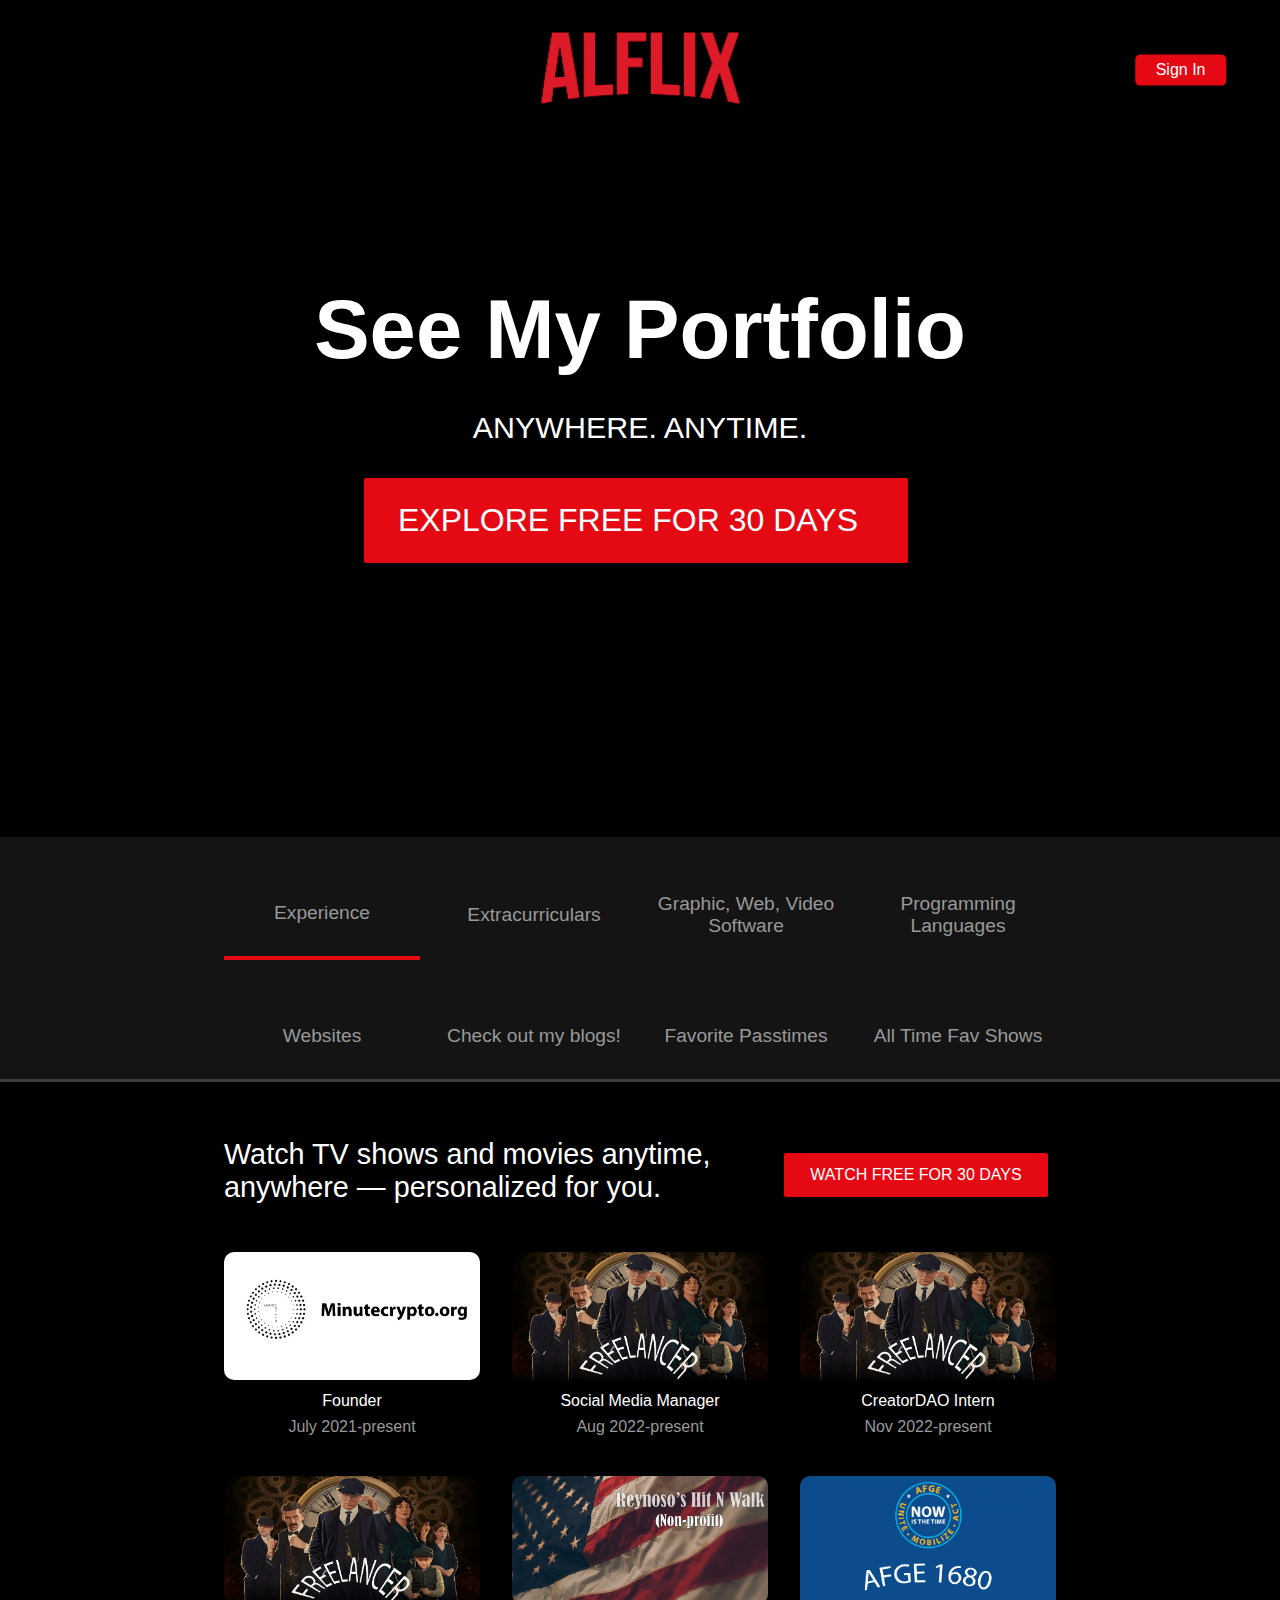
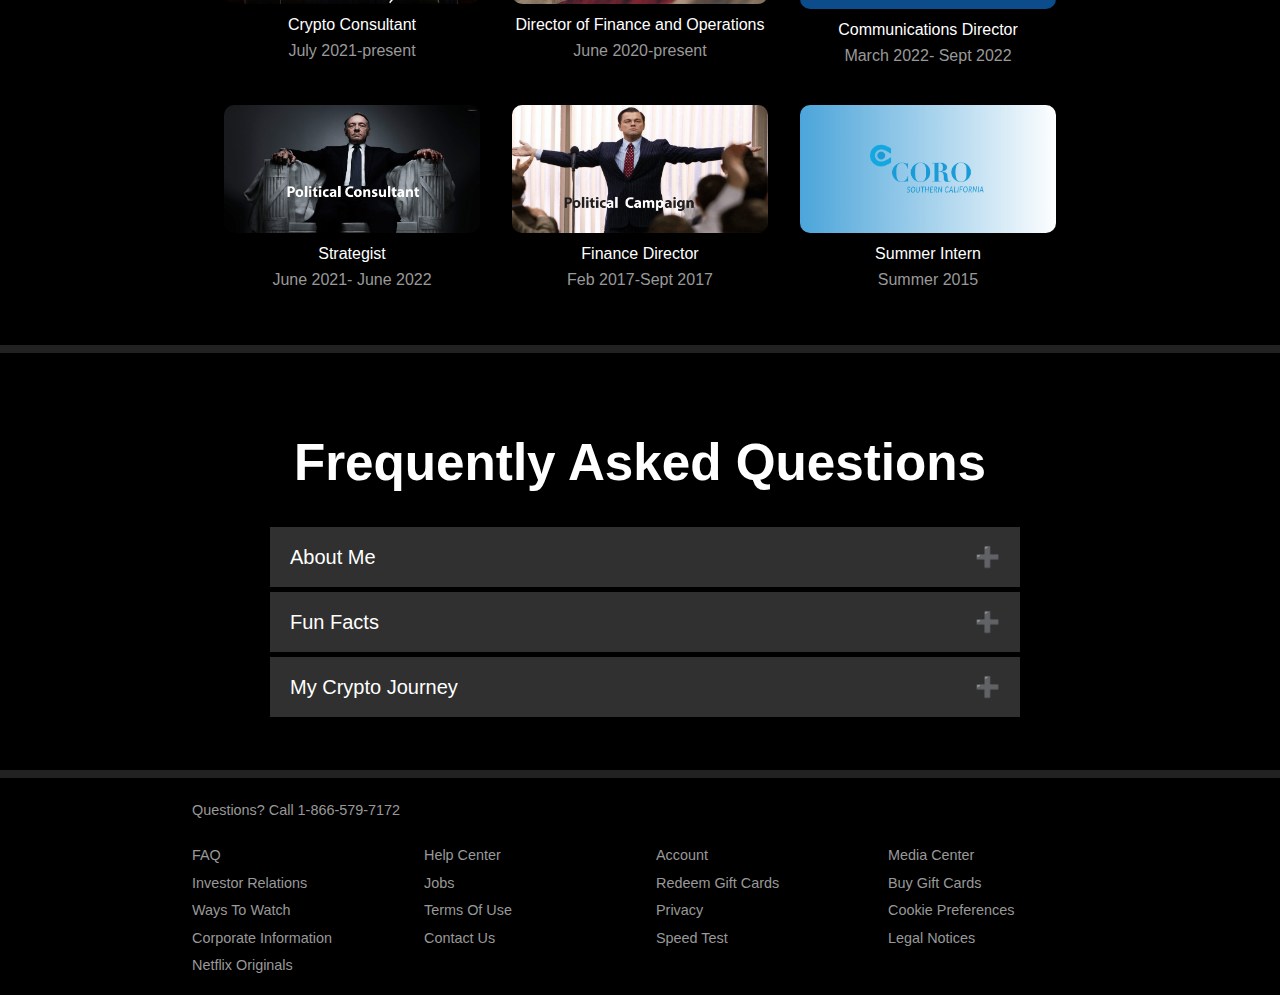
<file: index.html>
<!DOCTYPE html>
<html lang="en">

<head>
    <meta charset="UTF-8">
    <meta name="viewport" content="width=device-width, initial-scale=1.0">
    <link rel="stylesheet" href="style.css">

    <title>Alflix</title>
</head>

<!--<audio controls autoplay loop>
    <source src="images/Batman v Superman Official Soundtrack _ The Red Capes Are Coming _ WaterTower.wav"
        type="audio/mpeg">
</audio>-->

<body>

    <header class="showcase">
        <div class="showcase-top">
            <img src="icons/alflix.png" alt="" />
            <a href="#" class="btn btn-rounded">Sign In</a>
        </div>
        <div class="showcase-content">
            <h1>See My Portfolio</h1>
            <p>Anywhere. Anytime.</p>
            <a href="#" class="btn btn-xl">Explore Free For 30 Days <i class="fas fa-chevron-right btn-icon"></i></a>
        </div>
    </header>

    <section class="tabs">
        <div class="container">
            <div id="tab-1" class="tab-item tab-border">
                <i class="fas fa-door-open fa-3x"></i>
                <p class="hide-sm">Experience</p>
            </div>
            <div id="tab-2" class="tab-item">
                <i class="fas fa-tablet-alt fa-3x"></i>
                <p class="hide-sm">Extracurriculars</p>
            </div>
            <div id="tab-3" class="tab-item">
                <i class="fas fa-tags fa-3x"></i>
                <p class="hide-sm">Graphic, Web, Video Software</p>
            </div>
            <div id="tab-4" class="tab-item">
                <i class="fas fa-door-open fa-3x"></i>
                <p class="hide-sm">Programming Languages</p>
            </div>
            <div id="tab-5" class="tab-item">
                <i class="fas fa-tablet-alt fa-3x"></i>
                <p class="hide-sm">Websites</p>
            </div>
            <div id="tab-6" class="tab-item">
                <i class="fas fa-tags fa-3x"></i>
                <p class="hide-sm">Check out my blogs!</p>
            </div>
            <div id="tab-7" class="tab-item">
                <i class="fas fa-tags fa-3x"></i>
                <p class="hide-sm">Favorite Passtimes</p>
            </div>
            <div id="tab-8" class="tab-item">
                <i class="fas fa-tags fa-3x"></i>
                <p class="hide-sm">All Time Fav Shows</p>
            </div>
        </div>

    </section>

    <section class="tab-content">
        <div class="container">
            <!-- Tab Content 1 -->
            <div id="tab-1-content" class="tab-content-item show">
                <div class="tab-1-content-top">
                    <p class="text-lg">
                        Watch TV shows and movies anytime, anywhere — personalized for
                        you.
                    </p>
                    <a href="#" class="btn btn-lg">Watch Free For 30 Days</a>
                </div>
                <div class="tab-1-content-bottom">
                    <div class="contained">
                        <a class="second-a" target="_blank" href="https://medium.com/@minutecrypto"
                            style="display:block;height:100%;width:100%">
                            <img class="tab-6-1" src="images/minutecrypto-1.png" alt="" />
                            <p>Founder</p>
                            <p class="text-dark">
                                July 2021-present
                            </p>
                        </a>
                    </div>

                    <div class="contained">
                        <a class="second-a" target="_blank" href="https://www.nfznft.com/"
                            style="display:block;height:100%;width:100%">
                            <img class="tab-6-1" src="images/frelancer-1.png" alt="" />
                            <p>Social Media Manager</p>
                            <p class="text-dark">
                                Aug 2022-present
                            </p>
                        </a>
                    </div>

                    <div class="contained">
                        <a class="second-a" target="_blank" href="https://creatordao.com/"
                            style="display:block;height:100%;width:100%">
                            <img class="tab-6-1" src="images/frelancer-1.png" alt="" />
                            <p>CreatorDAO Intern</p>
                            <p class="text-dark">
                                Nov 2022-present
                            </p>
                        </a>
                    </div>

                    <div class="contained">
                        <img class="tab-6-1" src="images/frelancer-1.png" alt="" />
                        <p>Crypto Consultant</p>
                        <p class="text-dark">
                            July 2021-present
                        </p>
                    </div>
                    <div class="contained">
                        <a class="second-a" target="_blank" href="https://reynososhnw.github.io/#about"
                            style="display:block;height:100%;width:100%">
                            <img class="tab-6-1" src="images/nonprofit-1.png" alt="" />
                            <p>Director of Finance and Operations</p>
                            <p class="text-dark">
                                June 2020-present
                            </p>
                        </a>
                    </div>
                    <div class="contained">
                        <a class="second-a" target="_blank" href="https://reynososafgecampaign.github.io/"
                            style="display:block;height:100%;width:100%">
                            <img class="tab-6-1" src="images/AFGE-1.png" alt="" />
                            <p>Communications Director</p>
                            <p class="text-dark">
                                March 2022- Sept 2022
                            </p>
                        </a>
                    </div>
                    <div class="contained">
                        <img class="tab-6-1" src="images/house of cards-1.png" alt="" />
                        <p>Strategist</p>
                        <p class="text-dark">
                            June 2021- June 2022
                        </p>
                    </div>

                    <div class="contained">
                        <img class="tab-6-1" src="images/wows-1.png" alt="" />
                        <p>Finance Director</p>
                        <p class="text-dark">
                            Feb 2017-Sept 2017
                        </p>
                    </div>
                    <div class="contained">
                        <a class="second-a" target="_blank"
                            href="https://corola.org/summer-intern-meets-joe-biden-and-kamala-harris-at-philippes/"
                            style="display:block;height:100%;width:100%">
                            <img class="tab-6-1" src="images/csc-1.png" alt="" />
                            <p>Summer Intern</p>
                            <p class="text-dark">
                                Summer 2015
                            </p>
                        </a>
                    </div>

                </div>
            </div>

            <!-- Tab Content 2 -->
            <div id="tab-2-content" class="tab-content-item">
                <div class="tab-2-content-top">
                    <p class="text-lg">
                        Watch TV shows and movies anytime, anywhere — personalized for
                        you.
                    </p>
                    <a href="#" class="btn btn-lg">Watch Free For 30 Days</a>
                </div>
                <div class="tab-2-content-bottom">
                    <div>
                        <a class="second-a" target="_blank" href="https://www.tiktok.com/@minute.crypto"
                            style="display:block;height:100%;width:100%">
                            <img class="tab-6-1" src="images/content creator-1.png" alt="" />
                            <p class="text-md">
                                Content Creator
                            </p>
                            <p class="text-dark">
                                2020-present
                            </p>
                        </a>
                    </div>
                    <div>
                        <a class="second-a" target="_blank" href="https://testnets.opensea.io/Fonzi"
                            style="display:block;height:100%;width:100%">
                            <img class="tab-6-1" src="images/opensea.jpg" alt="" />
                            <p class="text-md">
                                NFT Creator
                            </p>
                            <p class="text-dark">
                                2020-present
                            </p>
                        </a>
                    </div>
                    <div>
                        <a class="second-a" target="_blank" href="https://testnets.opensea.io/Fonzi"
                            style="display:block;height:100%;width:100%">
                            <img class="tab-6-1" src="images/opensea.jpg" alt="" />
                            <p class="text-md">
                                Video Editor
                            </p>
                            <p class="text-dark">
                                2020-present
                            </p>
                        </a>
                    </div>
                    <div>
                        <a class="second-a" target="_blank" href="https://www.uclamoneythink.com/"
                            style="display:block;height:100%;width:100%">
                            <img class="tab-6-1" src="images/moneythink-1.png" alt="" />
                            <p class="text-md">
                                MoneyThink
                            </p>
                            <p class="text-dark">
                                2017-2020
                            </p>
                        </a>
                    </div>
                    <div>
                        <a class="second-a" target="_blank" href="https://github.com/alfonsolua36/Graph-Neural-Networks"
                            style="display:block;height:100%;width:100%">
                            <img class="tab-6-1" src="images/ucla.png" alt="" height="150" width="200" />
                            <p class="text-md">
                                Research Associate
                            </p>
                            <p class="text-dark">
                                2019-2021
                            </p>
                        </a>
                    </div>
                </div>
            </div>

            <!-- Tab Content 3 -->
            <div id="tab-3-content" class="tab-content-item">
                <div class="tab-3-content-top">
                    <p class="text-lg">
                        Watch TV shows and movies anytime, anywhere — personalized for
                        you.
                    </p>
                    <a href="#" class="btn btn-lg">Watch Free For 30 Days</a>
                </div>
                <div class="tab-3-content-bottom">
                    <div>
                        <a class="second-a" target="_blank" href="https://www.tiktok.com/@minute.crypto"
                            style="display:block;height:100%;width:100%">
                            <img class="tab-6-1" src="images/premierpro.webp" alt="" />
                            <p class=" text-md">
                                Adobe Premiere Pro
                            </p>
                            <label for="course">Expert:</label>
                            <progress id="course" value="100" max="100"></progress>
                        </a>
                    </div>
                    <div>
                        <a class="second-a" target="_blank"
                            href="https://www.youtube.com/playlist?list=PLGErkXK6tKhRB_9u9ZgHLTaG9f3aZZdHN"
                            style="display:block;height:100%;width:100%">
                            <img class="tab-6-1" src="images/ae.png" alt="" />
                            <p class="text-md">
                                Adobe After Effect
                            </p>
                            <label for="course">Expert:</label>
                            <progress id="course" value="100" max="100"></progress>
                        </a>
                    </div>
                    <div>
                        <a class="second-a" target="_blank"
                            href="https://www.youtube.com/playlist?list=PLGErkXK6tKhRB_9u9ZgHLTaG9f3aZZdHN"
                            style="display:block;height:100%;width:100%">
                            <img class="tab-6-1" src="images/illustrator.png" alt="" height="150" width="200" />
                            <p class="text-md">
                                Adobe Illustrator
                            </p>
                            <label for="course">Expert:</label>
                            <progress id="course" value="100" max="100"></progress>
                        </a>
                    </div>
                    <div>
                        <a class="second-a" target="_blank" href="https://www.figma.com/@alfonsolua"
                            style="display:block;height:100%;width:100%">
                            <img class="tab-6-1" src="images/figma.jpg" scralt="" />
                            <p class="text-md">
                                Figma
                            </p>
                            <label for="course">Expert</label>
                            <progress id="course" value="100" max="100"></progress>
                        </a>
                    </div>
                    <div>
                        <a class="second-a" target="_blank"
                            href="https://www.youtube.com/watch?v=DrrlcdPXfOU&list=PLGErkXK6tKhRB_9u9ZgHLTaG9f3aZZdHN"
                            style="display:block;height:100%;width:100%">
                            <img class="tab-6-1" src="images/photo.jpg" alt="" />
                            <p class="text-md">
                                Adobe Photoshop
                            </p>
                            <label for="course">Advanced:</label>
                            <progress id="course" value="70" max="100"></progress>
                        </a>
                    </div>
                    <div>
                        <img class="tab-6-1" src="images/canva.png" alt="" />
                        <p class="text-md">
                            Canva
                        </p>
                        <label for="course">Intermediate</label>
                        <progress id="course" value="60" max="100"></progress>
                    </div>
                </div>
            </div>

            <!--table 4 content-->
            <div id="tab-4-content" class="tab-content-item">
                <div class="tab-4-content-top">
                    <p class="text-lg">
                        Watch TV shows and movies anytime, anywhere — personalized for
                        you.
                    </p>
                    <a href="#" class="btn btn-lg">Watch Free For 30 Days</a>
                </div>
                <div class="tab-4-content-bottom">
                    <div>
                        <a class="second-a" target="_blank" href="https://github.com/alfonsolua36/RHNW-Website"
                            style="display:block;height:100%;width:100%">
                            <img class="tab-6-1" src="images/html.jpg" alt="" />
                            <p class="text-md">
                                HTML
                            </p>
                            <label for="course">Advanced:</label>
                            <progress id="course" value="70" max="100"></progress>
                        </a>
                    </div>
                    <div>
                        <a class="second-a" target="_blank"
                            href=" https://github.com/alfonsolua36/Netflix-Portfilio-Site"
                            style="display:block;height:100%;width:100%">
                            <img class="tab-6-1" src="images/css.jpg" alt="" height="150" width="200" />
                            <p class="text-md">
                                CSS
                            </p>
                            <label for="course">Advanced:</label>
                            <progress id="course" value="70" max="100"></progress>
                        </a>
                    </div>
                    <div>
                        <a class="second-a" target="_blank"
                            href=" https://github.com/alfonsolua36/Issue-your-own-ERC20-token"
                            style="display:block;height:100%;width:100%">
                            <img class="tab-6-1" src="images/sol.png" alt="" height="150" width="200" />
                            <p class="text-md">
                                Solidity
                            </p>
                            <label for="course">Advanced:</label>
                            <progress id="course" value="70" max="100"></progress>
                        </a>
                    </div>
                    <div>
                        <a class="second-a" target="_blank"
                            href=" https://github.com/alfonsolua36/vino-rosso/tree/master"
                            style="display:block;height:100%;width:100%">
                            <img class="tab-6-1" src="images/python.png" scralt="" />
                            <p class="text-md">
                                Python
                            </p>
                            <label for="course">Intermediate:</label>
                            <progress id="course" value="60" max="100"></progress>
                        </a>
                    </div>
                    <div>
                        <a class="second-a" target="_blank" href="  https://github.com/alfonsolua36/Team-Covid-1919"
                            style="display:block;height:100%;width:100%">
                            <img class="tab-6-1" src="images/r-language.jpg" alt="" width="200" height="150" />
                            <p class="text-md">
                                R
                            </p>
                            <label for="course">Intermediate:</label>
                            <progress id="course" value="60" max="100"></progress>
                        </a>
                    </div>
                    <div>
                        <a class="second-a" target="_blank"
                            href=" https://github.com/alfonsolua36/alfonsolua36.github.io"
                            style="display:block;height:100%;width:100%">
                            <img class="tab-6-1" src="images/javascript.jpg" alt="" />
                            <p class="text-md">
                                Javascript
                            </p>
                            <label for="course">Intermediate:</label>
                            <progress id="course" value="60" max="100"></progress>
                        </a>
                    </div>
                </div>
            </div>

            <!--table 5 content-->
            <div id="tab-5-content" class="tab-content-item">
                <div class="tab-5-content-top">
                    <p class="text-lg">
                        Ckick and check out my videos anytime, anywhere — personalized for
                        you.
                    </p>
                    <a href="#" class="btn btn-lg">Watch Free For 30 Days</a>
                </div>
                <div class="tab-5-content-bottom">
                    <div class="contained">
                        <a class="second-a" target="_blank" href="https://medium.com/@minutecrypto"
                            style="display:block;height:100%;width:100%">
                            <img class="tab-6-1" src="images/minutecrypto-1.png" alt="" />
                            <p class="text-md">
                                Minutecrypto
                            </p>
                            <p class="text-dark">
                                Crypto educational site with how to tutorials and in depth analysis of crypto projects.
                            </p>
                        </a>
                    </div>
                    <div class="contained">
                        <a class="second-a" target="_blank" href="https://reynososhnw.github.io/"
                            style="display:block;height:100%;width:100%">
                            <img class="tab-6-1" src="images/punch.jpg" alt="" />
                            <p class="text-md">
                                RHNW
                            </p>
                            <p class="text-dark">
                                Community drive non-profit serving the Southeast communities, mentoring the youth, and
                                supporting small businesses.
                            </p>
                        </a>
                    </div>
                    <div class="contained">
                        <a href="#">
                            <img class="tab-6-1" src="images/aflix logo-1.png" alt="" />
                            <p class="text-md">
                                Aflix
                            </p>
                            <p class="text-dark">
                                My personal portfolio site, depicting my experiences and skills.
                            </p>
                        </a>
                    </div>
                </div>
                <div class="tab-5-content-bottom">
                    <div class="contained">
                        <a class="second-a" target="_blank"
                            href="https://vino-rosso.herokuapp.com/users/login/?next=/topics/"
                            style="display:block;height:100%;width:100%">
                            <img class="tab-6-1" src="images/rosso-1.png" alt="" />
                            <p class="text-md">
                                Vino Rosso
                            </p>
                            <p class="text-dark">
                                Online journaling website built on pythong, html, and css.
                            </p>
                        </a>
                    </div>
                    <div>
                        <a class="second-a" target="_blank" href="https://www.linkedin.com/in/alfonsolua/"
                            style="display:block;height:100%;width:100%">
                            <img class="tab-6-1" src="images/linkedin.png" alt="" />
                            <p class="text-md">
                                LinkedIn
                            </p>
                            <p class="text-dark">
                                My extension to my resume. Click here to check it out.
                            </p>
                        </a>
                    </div>
                    <div>
                        <a class="second-a" target="_blank" href="https://github.com/alfonsolua36"
                            style="display:block;height:100%;width:100%">
                            <img class="tab-6-1" src="images/github.jpg" alt="" />
                            <p class="text-md">
                                Github
                            </p>
                            <p class="text-dark">
                                Projects, personal and in collaboration, hosted here.
                            </p>
                        </a>
                    </div>
                </div>
            </div>

            <!--table 6 content-->
            <div id="tab-6-content" class="tab-content-item">
                <div class="tab-6-content-top">
                    <p class="text-lg">
                        Watch TV shows and movies anytime, anywhere — personalized for
                        you.
                    </p>
                    <a href="https://www.youtube.com/channel/UCTXuiTRxOz40gfrfvyatgXA/videos" class="btn btn-lg">Watch
                        Free For 30 Days</a>
                </div>
                <div class="tab-6-content-bottom">
                    <div>
                        <a class="second-a" target="_blank"
                            href="https://medium.com/@minutecrypto/what-are-nfts-aa54e728f811"
                            style="display:block;height:100%;width:100%">
                            <img class="tab-6-1" src="images/NFTs-1.png" alt="" />
                            <p class="text-md">
                                What Are NFTs?
                            </p>
                            <p class="text-dark">
                                Non-Fungible Tokens, commonly known as NFTs, are digital assets...
                            </p>
                        </a>
                    </div>
                    <div>
                        <a class="second-a" target="_blank"
                            href="https://medium.com/@minutecrypto/what-are-investment-daos-ddea40d23868"
                            style="display:block;height:100%;width:100%">
                            <img class="tab-6-1" src="images/Investment DAOs-1.png" alt="" />
                            <p class="text-md">
                                What Are Investment DAOs?
                            </p>
                            <p class="text-dark">
                                Investment DAOs are decentralized organizations that invest funds...
                            </p>
                        </a>
                    </div>
                    <div>
                        <a class="second-a" target="_blank"
                            href="https://medium.com/@minutecrypto/crypto-vs-stocks-what-is-the-difference-d5db68d13cac"
                            style="display:block;height:100%;width:100%">
                            <img class="tab-6-1" src="images/Crypto vs Stocks-1.png" alt="" />
                            <p class="text-md">
                                Crypto vs Stocks
                            </p>
                            <p class="text-dark">
                                Cryptocurrencies are digital assets that run on cryptographically...
                            </p>
                        </a>
                    </div>
                    <div>
                        <a class="second-a" target="_blank"
                            href="https://medium.com/@minutecrypto/bitcoin-dominance-c8a5fb20deae"
                            style="display:block;height:100%;width:100%">
                            <img class="tab-6-1" src="images/BTC Dominance-1.png" alt="" />
                            <p class="text-md">
                                Bitcoin Dominance
                            </p>
                            <p class="text-dark">
                                Bitcoin dominance is a measure of bitcoin's market cap...
                            </p>
                        </a>
                    </div>
                    <div>
                        <a class="second-a" target="_blank"
                            href="https://medium.com/@minutecrypto/layer-1-blockchains-vs-layer-2-scaling-solutions-b1c2cb592b52"
                            style="display:block;height:100%;width:100%">
                            <img class="tab-6-1" src="images/Layer 1 vs Layer 2-1.png" alt="" />
                            <p class="text-md">
                                Layer 1 vs Layer 2
                            </p>
                            <p class="text-dark">
                                Layer 1 is the base level of a blockchain archi...
                            </p>
                        </a>
                    </div>
                    <div>
                        <a class="second-a" target="_blank"
                            href="https://medium.com/@minutecrypto/what-are-governance-tokens-38cc0100b8df"
                            style="display:block;height:100%;width:100%">
                            <img class="tab-6-1" src="images/Governance Tokens-1.png" alt="" />
                            <p class="text-md">
                                What Are Governance Tokens?
                            </p>
                            <p class="text-dark">
                                Governance tokens serve as a way for the community/holders of a project...
                            </p>
                        </a>
                    </div>
                </div>
            </div>

            <!--table 7 content-->
            <div id="tab-7-content" class="tab-content-item">
                <div class="tab-7-content-top">
                    <p class="text-lg">
                        Watch TV shows and movies anytime, anywhere — personalized for
                        you.
                    </p>
                    <a href="https://www.youtube.com/channel/UCTXuiTRxOz40gfrfvyatgXA/videos" class="btn btn-lg">Watch
                        Free For 30 Days</a>
                </div>
                <div class="tab-7-content-bottom">
                    <div>
                        <a class="second-a" target="_blank" href="https://www.atptour.com/"
                            style="display:block;height:100%;width:100%">
                            <img class="tab-6-1" src="images/tennis.png" alt="" />
                        </a>
                    </div>
                    <div>
                        <a class="second-a" target="_blank" href="https://www.formula1.com/"
                            style="display:block;height:100%;width:100%">
                            <img class="tab-6-1" src="images/f1.jpg" alt="" width="200" height="150" />
                        </a>
                    </div>
                    <div class="contained">
                        <a class="second-a" target="_blank" href="https://www.ufc.com/"
                            style="display:block;height:100%;width:100%">
                            <img class="tab-6-1" src="images/surfing-1.png" alt="" />
                        </a>
                    </div>
                    <div>
                        <a class="second-a" target="_blank" href="https://www.mlb.com/"
                            style="display:block;height:100%;width:100%">
                            <img class="tab-6-1" src="images/mlb.jpg" alt="" />
                        </a>
                    </div>
                    <div>
                        <a class="second-a" target="_blank" href="https://www.chelseafc.com/en"
                            style="display:block;height:100%;width:100%">
                            <img class="tab-6-1" src="images/chelsea fc.jpg" alt="" height="150" width="200" />
                        </a>
                    </div>
                    <div>
                        <a class="second-a" target="_blank" href="https://www.ufc.com/"
                            style="display:block;height:100%;width:100%">
                            <img class="tab-6-1" src="images/ufc.png" alt="" />
                        </a>
                    </div>
                </div>
            </div>

            <!--table 8 content-->
            <div id="tab-8-content" class="tab-content-item">
                <div class="tab-8-content-top">
                    <p class="text-lg">
                        Watch TV shows and movies anytime, anywhere — personalized for
                        you.
                    </p>
                    <a href="https://www.youtube.com/channel/UCTXuiTRxOz40gfrfvyatgXA/videos" class="btn btn-lg">Watch
                        Free For 30 Days</a>
                </div>
                <div class="tab-8-content-bottom">
                    <div class>
                        <a class="second-a" target="_blank" href="https://www.imdb.com/title/tt1190634/"
                            style="display:block;height:100%;width:100%">
                            <img class="tab-6-1" src="images/The-Boys.jpg" alt="" />
                        </a>
                    </div>
                    <div>
                        <a class="second-a" target="_blank" href="https://www.imdb.com/title/tt7134908/?ref_=fn_al_tt_1"
                            style="display:block;height:100%;width:100%">
                            <img class="tab-6-1" src="images/elite elite.jpg" alt="" />
                        </a>
                    </div>
                    <div>
                        <a class="second-a" target="_blank"
                            href="https://www.imdb.com/title/tt10293938/?ref_=fn_al_tt_1"
                            style="display:block;height:100%;width:100%">
                            <img class="tab-6-1" src="images/outer banks.jpg" alt="" />
                        </a>
                    </div>
                    <div>
                        <a class="second-a" target="_blank" href="https://www.imdb.com/title/tt6468322/?ref_=fn_al_tt_1"
                            style="display:block;height:100%;width:100%">
                            <img class="tab-6-1" src="images/moneyhesitt.webp" alt="" />
                        </a>
                    </div>
                    <div>
                        <a class="second-a" target="_blank"
                            href="https://www.imdb.com/title/tt13146488/?ref_=nv_sr_srsg_0"
                            style="display:block;height:100%;width:100%">
                            <img class="tab-6-1" src="images/peacemaker.jpg" alt="" height="150" width="200" />
                        </a>
                    </div>
                    <div>
                        <a class="second-a" target="_blank" href="https://www.imdb.com/title/tt8416494/?ref_=fn_al_tt_1"
                            style="display:block;height:100%;width:100%">
                            <img class="tab-6-1" src="images/doom patrol.jpg" alt="" />
                        </a>
                    </div>
                </div>
            </div>




        </div>
    </section>


    <div class="spacer"></div>

    <!--FAQ-->
    <div class="section-wrapper">
        <div class="section-center-wrapper" id="faq-wrapper">
            <h1>Frequently Asked Questions</h1>
            <div class="qna">
                <button class="accordion">About Me</button>
                <div class="panel panel-closed">
                    <p> Hello! My name is Alfonso Lua. Welcome to my personal site Aflix. This site is an
                        extension
                        to my resume and serves
                        to demonstrate my skills and accomplishements. A little about me, I am an entreprenuer,
                        developer, content creator, and crypo
                        enthusiast.</p>
                    <p> I love creating content around crypto and educating people in the space. In
                        addition, when am I not creating video
                        content, you can find me creating content for my website.
                    </p>
                </div>
                <button class="accordion">Fun Facts</button>
                <div class="panel panel-closed">
                    <p>A little about me. I live in Santa Monica. I love surfing, hiking, and eating in n out
                        on
                        the weekends. When I am not doing those things,
                        you can catch me developing my coding skills. I got into coding at a young age cloning
                        websites for fun. In fact, if it isn't
                        already known, Aflix is a direct clone
                        of Netflix. I like to have fun when showcasing my personal expereince and skills. As a
                        result and to remain consistent with the theme, I have
                        set aside my personal favorite tv shows.</p>
                    <p> Further, I am also huge on educating people about crypto. I have developed my own
                        website
                        and created content on there that allows individuals to learn
                        and create things in the crypto space. Another fun fact about me is that I love creating
                        content and editing videos for my youtube and tiktok channels. My favorite subjects are
                        discussing
                        crypto projects, news, and technical analysis.</p>
                </div>
                <button class="accordion">My Crypto Journey</button>
                <div class="panel panel-closed">
                    <p>I first started my journey in the cryptoverse back in 2017. I made my first
                        investment into XRP and as a result of that
                        I did research about this crypto project. This lead me to my first crypto project. Since then
                        I've been
                        developing different ways to teach people about the crypto space.
                    </p>
                    <p> I have extensive experience through the various startups I've been part of. My most recent
                        project is <a href="https://medium.com/@minutecrypto" target="_blank" style="color:red">minute
                            crypto
                        </a>. This site is a free
                        educational site that
                        allows beginners in the space to learn about differnt Cryptocurrencies and innnovations in
                        blockchain
                        technology. </p>
                </div>
            </div>
        </div>
    </div>


    <div class="spacer"></div>
    <footer class="footer">
        <p>Questions? Call 1-866-579-7172</p>
        <div class="footer-cols">
            <ul>
                <li><a href="#">FAQ</a></li>
                <li><a href="#">Investor Relations</a></li>
                <li><a href="#">Ways To Watch</a></li>
                <li><a href="#">Corporate Information</a></li>
                <li><a href="#">Netflix Originals</a></li>
            </ul>
            <ul>
                <li><a href="#">Help Center</a></li>
                <li><a href="#">Jobs</a></li>
                <li><a href="#">Terms Of Use</a></li>
                <li><a href="#">Contact Us</a></li>
            </ul>
            <ul>
                <li><a href="#">Account</a></li>
                <li><a href="#">Redeem Gift Cards</a></li>
                <li><a href="#">Privacy</a></li>
                <li><a href="#">Speed Test</a></li>
            </ul>
            <ul>
                <li><a href="#">Media Center</a></li>
                <li><a href="#">Buy Gift Cards</a></li>
                <li><a href="#">Cookie Preferences</a></li>
                <li><a href="#">Legal Notices</a></li>
            </ul>
        </div>

    </footer>


    <script src="main.js"></script>
</body>

</html>
</file>
<file: style.css>
/* Global Styles */
:root {
    --primary-color: #e50914;
    --dark-color: #141414;
    --light-color: #f4f4f4;
}

* {
    box-sizing: border-box;
    margin: 0;
    padding: 0;
}

body {
    font-family: 'Arial', sans-serif;
    -webkit-font-smoothing: antialiased;
    background: #000;
    color: #999;
}

ul {
    list-style: none;
}

h1,
h2,
h3,
h4 {
    color: #fff;
}

a {
    color: #fff;
    text-decoration: none;
}

p {
    margin: 0.5rem 0;
}

img {
    width: 100%;
}

#tab-1-content .contained {
    position: relative;
    text-align: center;
    color: white;
}

#tab-5-content .contained {
    position: relative;
    text-align: center;
    color: white;
}

#tab-7-content .contained {
    position: relative;
    text-align: center;
    color: white;
}

.centered {
    position: absolute;
    top: 50%;
    left: 50%;
    transform: translate(-50%, -50%);
    font-family: Arial;
    font-size: 47px;
    color: white;
}



.showcase {
    width: 100%;
    height: 93vh;
    position: relative;
    background: url('https://i.ibb.co/vXqDmnh/background.jpg') no-repeat center center/cover;
}

.showcase::after {
    content: '';
    position: absolute;
    top: 0;
    left: 0;
    width: 100%;
    height: 100%;
    z-index: 1;
    background: rgba(0, 0, 0, 0.6);
    box-shadow: inset 120px 100px 250px #000000, inset -120px -100px 250px #000000;
}

.showcase-top {
    position: relative;
    z-index: 2;
    height: 140px;
}

.showcase-top img {
    width: 222px;
    position: absolute;
    top: 50%;
    left: 50%;
    transform: translate(-50%, -50%);
    margin-left: 0;
}

.showcase-top a {
    position: absolute;
    top: 50%;
    right: 0;
    transform: translate(-50%, -50%);
}

.showcase-content {
    position: relative;
    z-index: 2;
    width: 65%;
    margin: auto;
    display: flex;
    flex-direction: column;
    justify-content: center;
    align-items: center;
    text-align: center;
    margin-top: 9rem;
}

.showcase-content h1 {
    font-weight: 700;
    font-size: 5.2rem;
    line-height: 1.1;
    margin: 0 0 2rem;
}

.showcase-content p {
    text-transform: uppercase;
    color: #fff;
    font-weight: 400;
    font-size: 1.9rem;
    line-height: 1.25;
    margin: 0 0 2rem;
}

/* Tabs */
.tabs {
    background: var(--dark-color);
    padding-top: 1rem;
    border-bottom: 3px solid #3d3d3d;
    border-right: none;
}

.tabs .container {
    display: grid;
    grid-template-columns: repeat(4, 1fr);
    grid-gap: 1rem;
    align-items: center;
    justify-content: center;
    text-align: center;
}

.tabs p {
    font-size: 1.2rem;
    padding-top: 0.5rem;
}

.tabs .container>div {
    padding: 1.5rem 0;
}

.tabs .container>div:hover {
    color: #fff;
    cursor: pointer;
}

.tab-border {
    border-bottom: var(--primary-color) 4px solid;
}

/* Tab Content */
.tab-content {
    padding: 3rem 0;
    background: #000;
    color: #fff;
}

/* Hide initial content */
#tab-1-content,
#tab-2-content,
#tab-3-content,
#tab-4-content,
#tab-5-content,
#tab-6-content,
#tab-7-content,
#tab-8-content {
    display: none;
    opacity: 0;
}

.show {
    display: block !important;
    opacity: 1 !important;
    transition: all 1000 ease-in;
}

#tab-1-content .tab-1-content-inner {
    display: grid;
    grid-template-columns: repeat(2, 1fr);
    grid-gap: 2rem;
    align-items: center;
    justify-content: center;
}

#tab-1-content .tab-1-content-top {
    display: grid;
    grid-template-columns: 2fr 1fr;
    grid-gap: 1rem;
    justify-content: center;
    align-items: center;
}

#tab-1-content .tab-1-content-bottom {
    margin-top: 2rem;
    display: grid;
    grid-template-columns: repeat(3, 1fr);
    grid-gap: 2rem;
    text-align: center;
}

#tab-2-content .tab-2-content-top {
    display: grid;
    grid-template-columns: 2fr 1fr;
    grid-gap: 1rem;
    justify-content: center;
    align-items: center;
}

#tab-2-content .tab-2-content-bottom {
    margin-top: 2rem;
    display: grid;
    grid-template-columns: repeat(3, 1fr);
    grid-gap: 2rem;
    text-align: center;
}

#tab-3-content .tab-3-content-top {
    display: grid;
    grid-template-columns: 2fr 1fr;
    grid-gap: 1rem;
    justify-content: center;
    align-items: center;
}

#tab-3-content .tab-3-content-bottom {
    margin-top: 2rem;
    display: grid;
    grid-template-columns: repeat(3, 1fr);
    grid-gap: 2rem;
    text-align: center;
}

#tab-4-content .tab-4-content-top {
    display: grid;
    grid-template-columns: 2fr 1fr;
    grid-gap: 1rem;
    justify-content: center;
    align-items: center;
}

#tab-4-content .tab-4-content-bottom {
    margin-top: 2rem;
    display: grid;
    grid-template-columns: repeat(3, 1fr);
    grid-gap: 2rem;
    text-align: center;
}

#tab-5-content .tab-5-content-top {
    display: grid;
    grid-template-columns: 2fr 1fr;
    grid-gap: 1rem;
    justify-content: center;
    align-items: center;
}


#tab-5-content .tab-5-content-bottom {
    margin-top: 2rem;
    display: grid;
    grid-template-columns: repeat(3, 1fr);
    grid-gap: 2rem;
    text-align: center;
}

#tab-6-content .tab-6-content-top {
    display: grid;
    grid-template-columns: 2fr 1fr;
    grid-gap: 1rem;
    justify-content: center;
    align-items: center;
}

#tab-6-content .tab-6-content-bottom {
    margin-top: 2rem;
    display: grid;
    grid-template-columns: repeat(3, 1fr);
    grid-gap: 2rem;
    text-align: center;
}

#tab-7-content .tab-7-content-top {
    display: grid;
    grid-template-columns: 2fr 1fr;
    grid-gap: 1rem;
    justify-content: center;
    align-items: center;
}

#tab-7-content .tab-7-content-bottom {
    margin-top: 2rem;
    display: grid;
    grid-template-columns: repeat(3, 1fr);
    grid-gap: 2rem;
    text-align: center;
}

#tab-8-content .tab-8-content-top {
    display: grid;
    grid-template-columns: 2fr 1fr;
    grid-gap: 1rem;
    justify-content: center;
    align-items: center;
}

#tab-8-content .tab-8-content-bottom {
    margin-top: 2rem;
    display: grid;
    grid-template-columns: repeat(3, 1fr);
    grid-gap: 2rem;
    text-align: center;
}


.table {
    width: 100%;
    margin-top: 2rem;
    border-collapse: collapse;
    border-spacing: 0;
}

.table thead th {
    text-transform: uppercase;
    padding: 0.8rem;
}

.table tbody {
    display: table-row-group;
    vertical-align: middle;
    border-color: inherit;
}

.table tbody tr td {
    color: #999;
    padding: 0.8rem 1.2rem;
    text-align: center;
}

.table tbody tr td:first-child {
    text-align: left;
}

.table tbody tr:nth-child(odd) {
    background: #222;
}

.footer {
    max-width: 70%;
    margin: 1rem auto;
    overflow: auto;
}

.footer,
.footer a {
    color: #999;
    font-size: 0.9rem;
}

.footer p {
    margin-bottom: 1.5rem;
}

.footer .footer-cols {
    display: grid;
    grid-template-columns: repeat(4, 1fr);
    grid-gap: 2rem;
}

.footer li {
    line-height: 1.9;
}

.footer .lang-select {
    margin-top: 2rem;
    color: #999;
    background-color: #000;
    background-image: none;
    border: 1px solid #333;
    padding: 1rem 1.2rem;
    border-radius: 5px;
}

/* Container */
.container {
    max-width: 70%;
    margin: auto;
    overflow: hidden;
    padding: 0 2rem;
}

/* Text Styles */
.text-xl {
    font-size: 2rem;
}

.text-lg {
    font-size: 1.8rem;
    margin-bottom: 1rem;
}

.text-md {
    margin-bottom: 1.5rem;
    font-size: 1.2rem;
}

.text-center {
    text-align: center;
}

.text-dark {
    color: #999;
}

/* Buttons */
.btn {
    display: inline-block;
    background: var(--primary-color);
    color: #fff;
    padding: 0.4rem 1.3rem;
    font-size: 1rem;
    text-align: center;
    border: none;
    cursor: pointer;
    margin-right: 0.5rem;
    transition: opacity 0.2s ease-in;
    outline: none;
    box-shadow: 0 1px 0 rgba(0, 0, 0, 0.45);
    border-radius: 2px;
}

.btn:hover {
    opacity: 0.9;
}

.btn-rounded {
    border-radius: 5px;
}

.btn-xl {
    font-size: 2rem;
    padding: 1.5rem 2.1rem;
    text-transform: uppercase;
}

.btn-lg {
    font-size: 1rem;
    padding: 0.8rem 1.3rem;
    text-transform: uppercase;
}

.btn-icon {
    margin-left: 1rem;
}

@media (max-width: 960px) {

    .showcase {
        height: 70vh;
    }

    .hide-sm {
        display: none;
    }

    .showcase-top img {
        top: 30%;
        left: 5%;
        transform: translate(0);
    }

    .showcase-content h1 {
        font-size: 3.7rem;
        line-height: 1;
    }

    .showcase-content p {
        font-size: 1.5rem;
    }

    .footer .footer-cols {
        grid-template-columns: repeat(2, 1fr);
    }

    .btn-xl {
        font-size: 1.5rem;
        padding: 1.4rem 2rem;
        text-transform: uppercase;
    }

    .text-xl {
        font-size: 1.5rem;
    }

    .text-lg {
        font-size: 1.3rem;
        margin-bottom: 1rem;
    }

    .text-md {
        margin-bottom: 1rem;
        font-size: 1.2rem;
    }
}

@media (max-width: 700px) {
    .showcase::after {
        background: rgba(0, 0, 0, 0.6);
        box-shadow: inset 80px 80px 150px #000000, inset -80px -80px 150px #000000;
    }

    .showcase-content h1 {
        font-size: 2.5rem;
        line-height: 1;
    }

    .showcase-content p {
        font-size: 1rem;
    }

    #tab-1-content .tab-1-content-inner {
        grid-template-columns: 1fr;
        text-align: center;
    }

    #tab-2-content .tab-2-content-top {
        display: block;
        text-align: center;
    }

    #tab-2-content .tab-2-content-bottom {
        margin-top: 2rem;
        display: grid;
        grid-template-columns: 1fr;
        grid-gap: 2rem;
        text-align: center;
    }

    .btn-xl {
        font-size: 1rem;
        padding: 1.2rem 1.6rem;
        text-transform: uppercase;
    }
}

@media(max-height: 600px) {
    .showcase-content {
        margin-top: 3rem;
    }
}

.second-a:link {
    columns: red;
    background-color: transparent;
    text-decoration: none;
}

.second-a:visited {
    background-color: transparent;
    text-decoration: none;
}

.second-a:hover {
    /*color: red; */
    background-color: transparent;
    text-decoration: underline;
}

.second-a:active {
    color: red;
    background-color: transparent;
    text-decoration: underline;
}

img {
    border-radius: 10px;
}

/* center text */

.spacer {
    background-color: #222;
    height: .5rem;
}

/* faq code here */

.section-wrapper {
    padding: 1rem 0 3rem;
}

.section-center-wrapper {
    display: flex;
    justify-content: center;
    background-color: black;
    padding: 0 4rem;
}

#faq-wrapper {
    display: block;
    margin: 0 auto;
}

#faq-wrapper>h1 {
    text-align: center;
    margin: 0;
    padding: 4rem 0 2.2rem;
    font-size: 3.2rem;
}

#faq-wrapper-content {
    width: 45%;
    min-width: 700px;
    margin: 0 auto;
}


@media (max-width: 950px) {

    .section-wrapper {
        padding: 4.4rem 0;
    }

    .form-wrapper form {
        display: flex;
        flex-direction: column;
        padding-top: .8rem;
    }

    .section-center-wrapper {
        flex-direction: column;
        align-items: center;
    }

}

@media (max-width: 550px) {
    .section-wrapper {
        padding: 3rem 0;
    }

    .section-center-wrapper {
        padding: 0 2rem;
    }
}

/* faq content */

.qna {
    max-width: 500px;
    margin: 0 auto;
}

/* Button default resets */
button {
    border: none;
    outline: none;
    cursor: pointer;
}

/* Styling the accordion buttons */
.accordion {
    width: 150%;
    background-color: #303030;
    color: #fff;
    font-size: 20px;
    padding: 18px 20px;
    margin-bottom: 1px;
    text-align: center;
    /* center text */
    transform: translate(-16%);
    /*  To push the plus sign to the right  */
    display: flex;
    justify-content: space-between;
    align-items: center;
}

/* adding the "plus" sign (+) */
.accordion::after {
    content: '\02795';
    font-size: 20px;
    color: #fff;
}

.panel {
    background-color: #303030;
    color: #fff;
    margin-bottom: 4px;
    overflow: hidden;
}

.panel>p {
    font-size: 20px;
    padding: 10px 20px;
}

.panel-closed {
    max-height: 0;
    overflow: hidden;
    width: 150%;
    transform: translate(-16%);
}

.panel-open {
    max-height: 700px;
    width: 150%;
    transform: translate(-16%);
}

/* active class for accordion, adds the "cross sign (x)" */
.accordion-active::after {
    content: "\274C";
}

.panel {
    transition: max-height .33s cubic-bezier(.5, 0, .1, 1);
}

<style>.tab-6-1 {
    padding: 50px;
    background-color: green;
    transition: transform .2s;
    /* Animation */
    width: 200px;
    height: 200px;
    margin: 0 auto;
    position: absolute;
    top: 50%;
    left: 50%;
    transform: translate(-50%, -50%);
}


.tab-6-1:hover {
    transform: scale(1.2);
    /* (150% zoom - Note: if the zoom is too large, it will go outside of the viewport) */
}

</style>
/* footer */

.footerfoot {
    /*  position: fixed;*/
    left: 0;
    bottom: 0;
    width: 560%;
    background-color: transparent;
    color: white;
    text-align: center;
}
</file>
